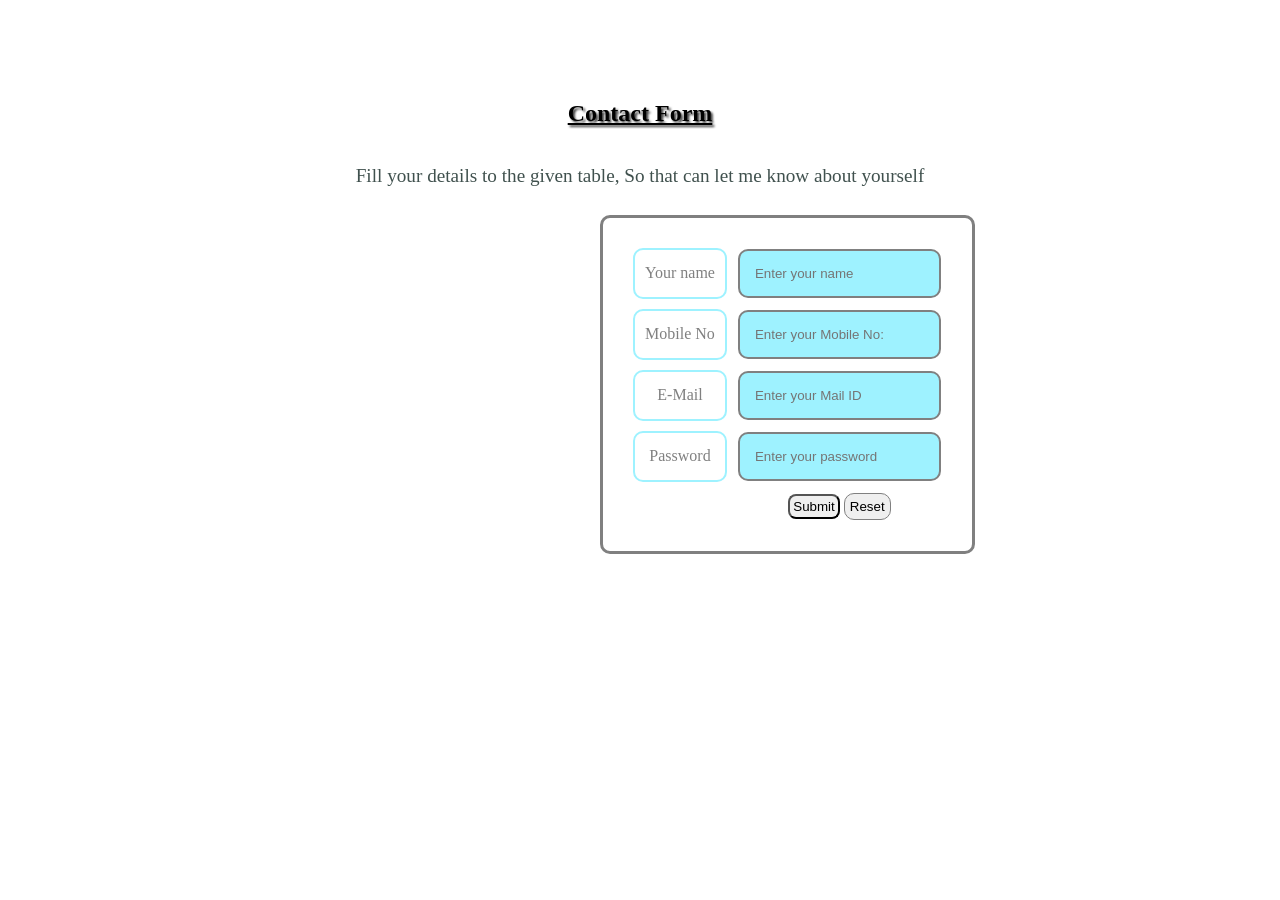
<file: contact.html>
<!DOCTYPE html>
<html lang="en">
<head>
    <meta charset="UTF-8">
    <meta name="viewport" content="width=device-width, initial-scale=1.0">
    <title>Contact Me</title>
    <link rel="stylesheet" href="style.css">
    <link rel="script" href="script.js">
</head>
<body class="contact">
    
    <div id="form">
        <h2 class="f1">Contact Form</h2>
        <p>Fill your details to the given table, So that can let me know about yourself</p>
        <div class="tables">
        <table class="tab" cellpadding="1" cellspacing="10">
            <tr>
              <td class="tab1">Your name</td>
              <td><input type="text" placeholder="Enter your name" class="tab_bar"></td>
            </tr>
            <tr>
                <td class="tab1" >Mobile No</td>
                <td><input type="number" placeholder="Enter your Mobile No:" class="tab_bar"></td>
            </tr>
            <tr>
                <td class="tab1">E-Mail</td>
                <td><input type="text" placeholder="Enter your Mail ID" class="tab_bar"></td>
            </tr>
            <tr>
                <td class="tab1">Password</td>
                <td><input type="password" placeholder="Enter your password" class="tab_bar"></td>
            </tr>
            <tr>
                <td></td>
                <td><button class="butt" onclick='alert("First rule of fight club is , We do not talk about clients personal details So Do not be panic !!")'>Submit</button> <input class="input" type="reset"></td>
            </tr>
        </table>
        </div>
    </div>
    
</body>
</html>
</file>
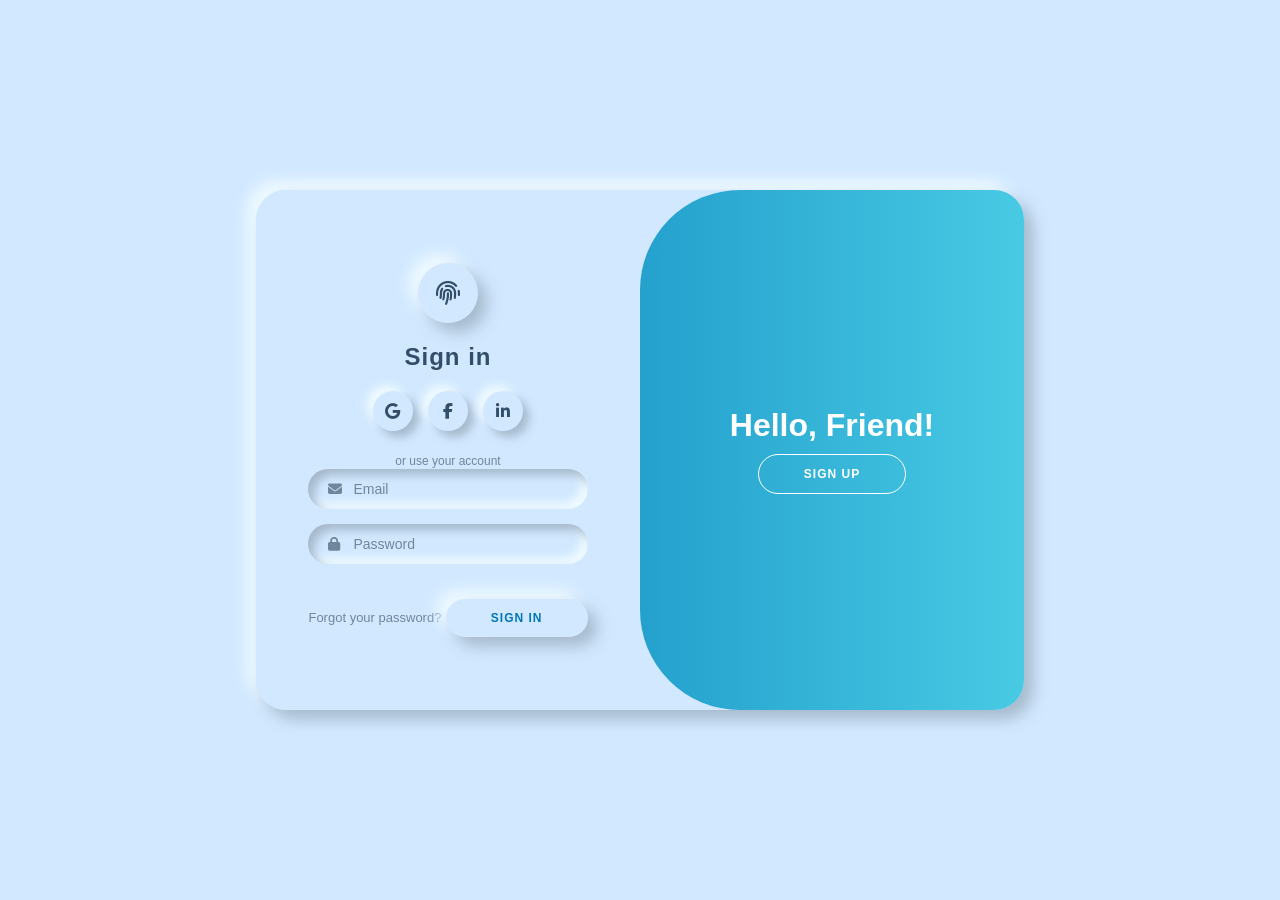
<file: css port/login-form.html>
<!DOCTYPE html>
<html lang="en">
<head>
    <meta charset="UTF-8">
    <meta name="viewport" content="width=device-width, initial-scale=1.0">
    <title>Login & Signup</title>
    <!-- FontAwesome for Icons -->
    <link rel="stylesheet" href="https://cdnjs.cloudflare.com/ajax/libs/font-awesome/6.4.0/css/all.min.css">
    <style>
        :root {
            /* Core Neumorphism Colors - Baby Blue Theme */
            --bg-color: #d1e8ff;
            --text-main: #334e68;
            --text-secondary: #70869d;
            --accent-color: #0077b6;
            --white: #ffffff;
            
            /* Shadows for depth */
            --shadow-light: #f0fbff;
            --shadow-dark: #a6b9cc;
        }

        * {
            box-sizing: border-box;
            margin: 0;
            padding: 0;
            font-family: 'Segoe UI', Tahoma, Geneva, Verdana, sans-serif;
        }

        body {
            background-color: var(--bg-color);
            display: flex;
            justify-content: center;
            align-items: center;
            min-height: 100vh;
            color: var(--text-main);
        }


        /* Main Container setup for the slider */
        .container {
            background-color: var(--bg-color);
            border-radius: 30px;
            box-shadow: 9px 9px 16px var(--shadow-dark), 
                       -9px -9px 16px var(--shadow-light);
            position: relative;
            overflow: hidden;
            width: 768px;
            max-width: 100%;
            min-height: 520px; /* Increased height for signup fields */
            margin: 20px;
        }

        .form-container {
            position: absolute;
            top: 0;
            height: 100%;
            transition: all 0.6s ease-in-out;
            padding: 40px;
            display: flex;
            flex-direction: column;
            align-items: center;
            justify-content: center;
            text-align: center;
            background-color: var(--bg-color); /* FIX: Ensures forms aren't transparent */
        }

        /* Sign In Form (Default Left) */
        .sign-in-container {
            left: 0;
            width: 50%;
            z-index: 2;
        }

        /* Sign Up Form (Default Hidden) */
        .sign-up-container {
            left: 0;
            width: 50%;
            opacity: 0;
            z-index: 1;
        }

        /* Animation State: Active (Show Sign Up) */
        .container.right-panel-active .sign-in-container {
            transform: translateX(100%);
            opacity: 0; /* FIX: Fades out Sign In so it doesn't bleed through */
        }

        .container.right-panel-active .sign-up-container {
            transform: translateX(100%);
            opacity: 1;
            z-index: 5;
            animation: show 0.6s;
        }

        @keyframes show {
            0%, 49.99% {
                opacity: 0;
                z-index: 1;
            }
            50%, 100% {
                opacity: 1;
                z-index: 5;
            }
        }

        /* The Overlay (Sliding Panel) */
        .overlay-container {
            position: absolute;
            top: 0;
            left: 50%;
            width: 50%;
            height: 100%;
            overflow: hidden;
            z-index: 100;
            transition: transform 0.6s ease-in-out, border-radius 0.6s ease-in-out;
            border-top-left-radius: 100px;
            border-bottom-left-radius: 100px;
        }

        .container.right-panel-active .overlay-container {
            transform: translateX(-100%);
            border-top-left-radius: 0;
            border-bottom-left-radius: 0;
            border-top-right-radius: 100px;
            border-bottom-right-radius: 100px;
        }

        .overlay {
            background: var(--accent-color);
            background: linear-gradient(to right, #0077b6, #48cae4);
            background-repeat: no-repeat;
            background-size: cover;
            background-position: 0 0;
            color: var(--white);
            position: relative;
            left: -100%;
            height: 100%;
            width: 200%;
            transform: translateX(0);
            transition: transform 0.6s ease-in-out;
        }

        .container.right-panel-active .overlay {
            transform: translateX(50%);
        }

        .overlay-panel {
            position: absolute;
            display: flex;
            align-items: center;
            justify-content: center;
            flex-direction: column;
            padding: 0 40px;
            text-align: center;
            top: 0;
            height: 100%;
            width: 50%;
            transform: translateX(0);
            transition: transform 0.6s ease-in-out;
        }

        .overlay-left {
            transform: translateX(-20%);
        }

        .container.right-panel-active .overlay-left {
            transform: translateX(0);
        }

        .overlay-right {
            right: 0;
            transform: translateX(0);
        }

        .container.right-panel-active .overlay-right {
            transform: translateX(20%);
        }

        /* General Styles */
        h1 {
            font-weight: bold;
            margin: 0 0 10px;
        }

        h2 {
            margin-bottom: 10px;
            font-weight: 700;
            letter-spacing: 1px;
        }

        p {
            font-size: 14px;
            font-weight: 100;
            line-height: 20px;
            letter-spacing: 0.5px;
            margin: 20px 0 30px;
        }

        .logo {
            width: 60px;
            height: 60px;
            border-radius: 50%;
            margin: 0 auto 20px auto;
            display: flex;
            align-items: center;
            justify-content: center;
            font-size: 24px;
            color: var(--text-main);
            box-shadow: 9px 9px 16px var(--shadow-dark), 
                       -9px -9px 16px var(--shadow-light);
        }

        .input-group {
            width: 100%;
            margin-bottom: 15px;
            position: relative;
            text-align: left;
        }

        .input-group i {
            position: absolute;
            left: 20px;
            top: 50%;
            transform: translateY(-50%);
            color: var(--text-secondary);
            font-size: 14px;
            transition: color 0.3s ease;
        }

        input {
            width: 100%;
            padding: 12px 15px 12px 45px;
            border: none;
            border-radius: 50px;
            background-color: var(--bg-color);
            color: var(--text-main);
            outline: none;
            font-size: 14px;
            box-shadow: inset 6px 6px 10px var(--shadow-dark), 
                        inset -6px -6px 10px var(--shadow-light);
            transition: all 0.3s ease;
        }

        input::placeholder {
            color: var(--text-secondary);
        }

        input:focus {
            box-shadow: inset 4px 4px 8px var(--shadow-dark), 
                        inset -4px -4px 8px var(--shadow-light);
        }

        input:focus + i {
            color: var(--accent-color);
        }

        /* Buttons */
        .btn {
            border-radius: 20px;
            border: none;
            background-color: var(--bg-color);
            color: var(--accent-color);
            font-size: 12px;
            font-weight: bold;
            padding: 12px 45px;
            letter-spacing: 1px;
            text-transform: uppercase;
            cursor: pointer;
            transition: transform 80ms ease-in, box-shadow 0.2s;
            box-shadow: 9px 9px 16px var(--shadow-dark), 
                       -9px -9px 16px var(--shadow-light);
        }

        .btn:active {
            transform: scale(0.95);
            box-shadow: inset 6px 6px 10px rgba(0,0,0,0.2), 
                        inset -6px -6px 10px rgba(255,255,255,0.1);
        }
        
        .btn:focus {
            outline: none;
        }

        /* Inverted Button for Overlay */
        .btn.ghost {
            background-color: transparent;
            border: 1px solid var(--white);
            color: var(--white);
            box-shadow: none;
        }
        
        .btn.ghost:hover {
            background-color: rgba(255,255,255,0.1);
        }

        .social-login {
            display: flex;
            justify-content: center;
            gap: 15px;
            margin: 20px 0;
        }

        .social-btn {
            width: 40px;
            height: 40px;
            border-radius: 50%;
            display: flex;
            align-items: center;
            justify-content: center;
            color: var(--text-main);
            text-decoration: none;
            font-size: 16px;
            box-shadow: 6px 6px 10px var(--shadow-dark), 
                       -6px -6px 10px var(--shadow-light);
            transition: all 0.2s ease;
        }

        .social-btn:hover {
            color: var(--accent-color);
            transform: translateY(-2px);
        }

        .social-btn:active {
            box-shadow: inset 4px 4px 8px var(--shadow-dark), 
                        inset -4px -4px 8px var(--shadow-light);
            transform: translateY(0);
        }

        .footer-link {
            font-size: 13px;
            color: var(--text-secondary);
            text-decoration: none;
            margin-top: 10px;
            display: inline-block;
        }

        /* Message Box */
        #message-box {
            position: fixed;
            top: 20px;
            left: 50%;
            transform: translateX(-50%);
            background: var(--bg-color);
            padding: 15px 30px;
            border-radius: 50px;
            box-shadow: 9px 9px 16px var(--shadow-dark), 
                       -9px -9px 16px var(--shadow-light);
            color: var(--accent-color);
            font-weight: bold;
            opacity: 0;
            pointer-events: none;
            transition: opacity 0.3s;
            z-index: 200;
        }
        
        #message-box.show {
            opacity: 1;
        }

        /* Responsive */
        @media (max-width: 768px) {
            .container {
                width: 100%;
                min-height: 600px;
                max-width: 400px;
                overflow: visible;
                display: flex;
                flex-direction: column;
            }

            .form-container {
                position: relative;
                width: 100%;
                height: auto;
                opacity: 1;
                transform: none !important;
                left: auto;
                top: auto;
            }

            .sign-up-container {
                display: none;
            }

            .container.right-panel-active .sign-up-container {
                display: flex;
                opacity: 1;
            }

            .container.right-panel-active .sign-in-container {
                display: none;
            }

            .overlay-container {
                display: none; /* Hide complex slider on mobile */
            }
            
            /* Mobile Toggle Button (Only visible on mobile) */
            .mobile-toggle {
                display: block;
                margin-top: 20px;
                color: var(--accent-color);
                cursor: pointer;
                font-weight: bold;
            }
        }
        
        .mobile-toggle {
            display: none;
        }
    </style>
</head>
<body>


    <div id="message-box">Action Successful!</div>

    <div class="container" id="container">
        
        <!-- Sign Up Container -->
        <div class="form-container sign-up-container">
            <form onsubmit="handleForm(event, 'Account Created!')">
                <h2>Create Account</h2>
                <div class="social-login">
                    <a href="#" class="social-btn"><i class="fab fa-google"></i></a>
                    <a href="#" class="social-btn"><i class="fab fa-facebook-f"></i></a>
                    <a href="#" class="social-btn"><i class="fab fa-linkedin-in"></i></a>
                </div>
                <span style="font-size: 12px; color: var(--text-secondary); margin-bottom: 15px;">or use your email for registration</span>
                
                <div class="input-group">
                    <input type="text" placeholder="Name" required />
                    <i class="fas fa-user"></i>
                </div>
                <div class="input-group">
                    <input type="email" placeholder="Email" required />
                    <i class="fas fa-envelope"></i>
                </div>
                <div class="input-group">
                    <input type="password" placeholder="Password" required />
                    <i class="fas fa-lock"></i>
                </div>
                
                <button class="btn" style="margin-top: 10px;">Sign Up</button>
                <div class="mobile-toggle" onclick="toggleMobile()">Already have an account? Sign In</div>
            </form>
        </div>

        <!-- Sign In Container -->
        <div class="form-container sign-in-container">
            <form onsubmit="handleForm(event, 'Login Successful!')">
                <div class="logo">
                    <i class="fas fa-fingerprint"></i>
                </div>
                <h2>Sign in</h2>
                <div class="social-login">
                    <a href="#" class="social-btn"><i class="fab fa-google"></i></a>
                    <a href="#" class="social-btn"><i class="fab fa-facebook-f"></i></a>
                    <a href="#" class="social-btn"><i class="fab fa-linkedin-in"></i></a>
                </div>
                <span style="font-size: 12px; color: var(--text-secondary); margin-bottom: 15px;">or use your account</span>
                
                <div class="input-group">
                    <input type="email" placeholder="Email" required />
                    <i class="fas fa-envelope"></i>
                </div>
                <div class="input-group">
                    <input type="password" placeholder="Password" required />
                    <i class="fas fa-lock"></i>
                </div>
                
                <a href="#" class="footer-link">Forgot your password?</a>
                <button class="btn" style="margin-top: 20px;">Sign In</button>
                <div class="mobile-toggle" onclick="toggleMobile()">Don't have an account? Sign Up</div>
            </form>
        </div>

        <!-- Overlay Container -->
        <div class="overlay-container">
            <div class="overlay">
                <div class="overlay-panel overlay-left">
                    <h1>Welcome Back!</h1>
                    <button class="btn ghost" id="signIn">Sign In</button>
                </div>
                <div class="overlay-panel overlay-right">
                    <h1>Hello, Friend!</h1>
                    <button class="btn ghost" id="signUp">Sign Up</button>
                </div>
            </div>
        </div>
    </div>

    <script>
                const signUpButton = document.getElementById('signUp');
        const signInButton = document.getElementById('signIn');
        const container = document.getElementById('container');
        const messageBox = document.getElementById('message-box');

        // Sliding Animation Listeners
        signUpButton.addEventListener('click', () => {
            container.classList.add("right-panel-active");
        });

        signInButton.addEventListener('click', () => {
            container.classList.remove("right-panel-active");
        });
        
        // Mobile Toggle Function
        function toggleMobile() {
            if (container.classList.contains("right-panel-active")) {
                container.classList.remove("right-panel-active");
            } else {
                container.classList.add("right-panel-active");
            }
        }

        // Form Handling Demo
        function handleForm(event, msg) {
            event.preventDefault();
            const form = event.target;
            const btn = form.querySelector('.btn');
            const originalText = btn.innerText;
            
            // Loading state
            btn.innerHTML = '<i class="fas fa-circle-notch fa-spin"></i>';
            
            setTimeout(() => {
                btn.innerText = originalText;
                showMessage(msg);
            }, 1500);
        }

        function showMessage(text) {
            messageBox.innerText = text;
            messageBox.classList.add('show');
            setTimeout(() => {
                messageBox.classList.remove('show');
            }, 3000);
        }
    </script>

</body>
</html>
</file>
<file: style.css>
body{
    color: #40514E;
    margin: 0;
    text-align: center;
    font-family: merriweather, serif;
}

.contact {
    background-color: #ffffff;
    margin: 100px;
    
}


h1{
    color: #66BFBF;
    font-size: 3.4rem;
    margin: 0 ;
    font-family:sacremento,cursive;
    filter: drop-shadow(2px 2px 1px #3c3c3c);
}

h2 {
    color: #66BFBF;
    padding-bottom: 10px;
    filter: drop-shadow(2px 2px 1px #3c3c3c);
}

h3 {
    color: #11999E;
    padding-bottom: 10px;
    
}

p{
   font-size: 1.2rem;
   line-height: 2;
}

hr {
    border: dotted #EAF6F6 6px;
    border-bottom: none;
    width: 5%;
}

a {
    color: #11999E;
    font-family: 'Montserrat',sans-serif;
    text-decoration: none;
}

a :hover {
    color: #9efafa; 
}

img {
  max-width: 100%;
  height: auto;
}

.name {
    display: inline;
    position: relative;
    bottom: 70px;
    right: 100px;
}
.web {
    position: relative;
    font-size: 2.5rem;
    bottom: 80px;
}

.container-1 {
    position: relative;
    height: 820px;
    width: 100%;
    max-width: 1520px;
    margin: auto;
    background-color: #E4F9F5;

}

.top-cloud {
    display: inline;
    position: relative;
    filter: drop-shadow(8px 10px 5px #3c3c3c);
    height: 250px;
    width: 250px;
    left: 620px ;

}

.bottom-cloud {
    display: flex;
    position: relative;
    filter: drop-shadow(8px 10px 5px #3c3c3c);
    height: 250px;
    width: 250px;
    left: 250px;
    bottom: 200px;

}

.mountain {
    display: flex;
    position: relative;
    filter: drop-shadow(5px 5px 5px #3c3c3c);
    height: 542px;
    width: 600px;
    left: 450px;
    bottom: 420px;
}


.container-2 {
    position: relative;
    height: 400px;
    margin: 90px 0 95px 0 ;
}

.profile {
    height: 200px;
    width: 200px;
    display: flex;
    position: relative;
    left: 660px;
    filter: drop-shadow(8px 8px 8px #3c3c3c);
}

.intro {
    width: 35%;
    margin: auto;

}

.line-1 {
    position: relative;
    border: 1px solid black;
    margin-bottom: 300px;
    top: 120px;
}

.skill-1 {
    width: 50%;
    margin: 100px auto 100px auto;
    text-align: left;

}
.skill-2 {
    width: 50%;
    margin: 100px auto 100px auto;
    text-align: left;

}


.coding {
    filter: drop-shadow(8px 10px 10px #282727);
    height: 25%;
    width: 25%;
    float: left;
    margin-right: 30px;

}

.game {
    filter: drop-shadow(7px 10px 10px #282727);
    height: 25%;
    width: 25%;
    float: right;
    margin-left: 30px;
}

.line-2 {
    border: 1px solid black;

}

.con {
    display: inline-block;
    position: relative;
    text-decoration-color: aqua;
    padding-top: 10px;
    padding-bottom: 10px;
    padding-left: 10px;
    padding-right:10px;
    border: 1px solid rgb(74, 134, 237);
    border-radius: 10px;
}

.con:hover {
    background-color: rgb(77, 232, 232);
}
.insta {
    display: inline;
    position: relative;
    height: 40px;
    width: 40px;
    right: 25px;
    border: 1px;
    border-radius: 12px;
}

.insta:hover {
    background-color: whitesmoke;
}

.linkedin {
    display: inline;
    position: relative;
    height: 40px;
    width: 40px;
    right: 14px;
    border: 1px;
    border-radius: 10px;
}

.linkedin:hover {
    background-color: rgb(62, 118, 197);
}

.github {
    display: inline;
    position: relative;
    height: 40px;
    width: 40px;
    border: 1px;
    border-radius: 10px;
}

.github:hover {
    background-color: grey;
}

.s {
    font-size: 40px;
    font-family: merriweather, serif;
    margin-top: 30px;
}

.container-4 {
    background-color: #66BFBF;
    padding: 40px 0 20px;
}

.copy {
    color: #EAf6f6;
    font-size: 15px;
    padding: 20px 0;
}

.form {
    position: inline;
    left: 600px;
    
    
}

.tables {
    position: absolute;
    left: 600px;
}

.tab {
    position: relative;
    border: 3px solid grey;
    border-radius: 10px;
    padding: 20px;
    
    
}

.tab_bar {
    background-color:rgb(158, 242, 255) ;
    position: relative;
    border: 2px solid grey;
    border-radius: 10px;
    padding: 15px;


}

.tab1 {
    position: relative;
    color: grey;
    border: 2px solid rgb(158, 242, 255);
    border-radius: 10px;
    padding:0 10px;

}

.tab1:hover {
    background-color: rgb(158, 242, 255);
}

.tab2 {
    color: grey
}

.f1 {
    font-family:merriweather, serif;
    color: black;
    text-align: center;
    text-decoration: underline;
    
}

.sub {
    position: relative;
    top: 20px;
}

.input {
    border: 1px solid grey;
    border-radius: 10px;
    padding: 5px;
}

.input:hover {
    background-color: #EAf6f6;
}

.butt {
    border-radius: 8px;
    padding: 3px;
    
}

.butt:hover {
    background-color: #EAf6f6;

}
</file>
